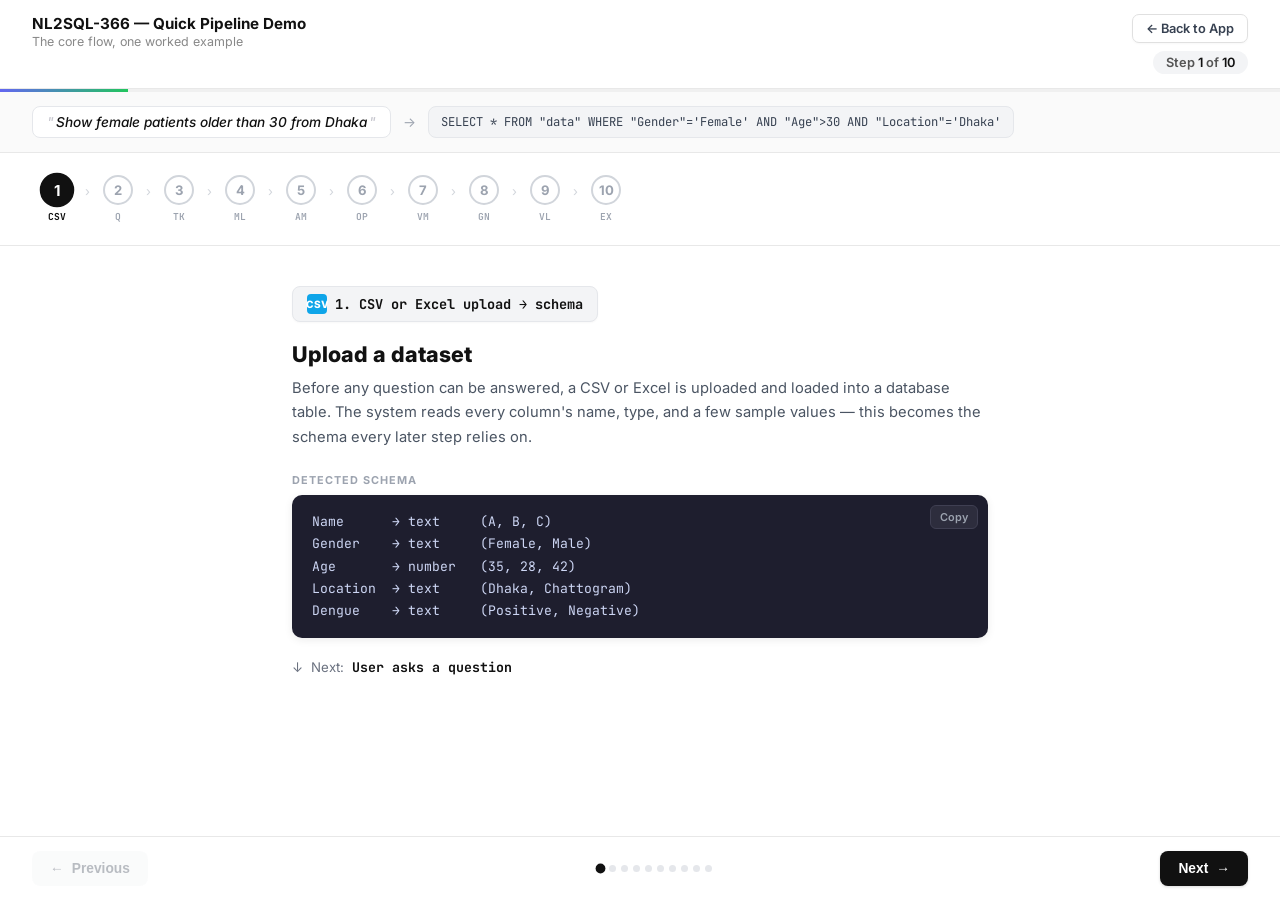
<file: simulation.html>
<!doctype html>
<html lang="en">
  <head>
    <meta charset="UTF-8" />
    <meta
      name="viewport"
      content="width=device-width, initial-scale=1.0, viewport-fit=cover"
    />
    <title>NL2SQL — Quick Pipeline Demo</title>
    <link rel="preconnect" href="https://fonts.googleapis.com" />
    <link rel="preconnect" href="https://fonts.gstatic.com" crossorigin />
    <link
      href="https://fonts.googleapis.com/css2?family=Inter:wght@400;500;600;700;800&family=JetBrains+Mono:wght@400;500;600;700&display=swap"
      rel="stylesheet"
    />
    <style>
      *,
      *::before,
      *::after {
        box-sizing: border-box;
        margin: 0;
        padding: 0;
      }
      :root {
        --mono: "JetBrains Mono", "SFMono-Regular", Consolas, monospace;
        --sans:
          "Inter", -apple-system, BlinkMacSystemFont, "Segoe UI", Roboto,
          sans-serif;
      }
      html {
        -webkit-text-size-adjust: 100%;
      }
      body {
        font-family: var(--sans);
        background: #fff;
        color: #1a1a1a;
        min-height: 100vh;
        overflow-x: hidden;
      }

      /* ─── Header ─── */
      .topbar {
        display: flex;
        align-items: flex-start;
        justify-content: space-between;
        gap: 12px;
        padding: 14px 32px;
        border-bottom: 1px solid #e8e8e8;
        background: rgba(255, 255, 255, 0.92);
        backdrop-filter: blur(8px);
        position: sticky;
        top: 0;
        z-index: 60;
      }
      .topbar-left {
        min-width: 0;
      }
      .title {
        font-size: 0.95rem;
        font-weight: 700;
        color: #111;
        white-space: nowrap;
        overflow: hidden;
        text-overflow: ellipsis;
      }
      .sub {
        font-size: 0.78rem;
        color: #888;
        margin-top: 1px;
      }
      .topbar-right {
        display: flex;
        flex-direction: column;
        align-items: flex-end;
        gap: 8px;
        flex-shrink: 0;
      }
      .back-btn {
        display: inline-flex;
        align-items: center;
        gap: 6px;
        font-size: 0.8rem;
        font-weight: 600;
        color: #374151;
        text-decoration: none;
        border: 1px solid #e0e0e0;
        border-radius: 7px;
        padding: 6px 13px;
        background: #fff;
        transition:
          background 0.15s,
          color 0.15s,
          box-shadow 0.15s;
        box-shadow: 0 1px 2px rgba(0, 0, 0, 0.03);
      }
      .back-btn:hover {
        background: #f5f5f5;
        color: #111;
      }
      .step-counter {
        font-size: 0.8rem;
        font-weight: 600;
        color: #555;
        background: #f3f4f6;
        border-radius: 20px;
        padding: 4px 13px;
        white-space: nowrap;
      }
      .step-counter span {
        color: #111;
      }
      .progress-track {
        height: 3px;
        width: 100%;
        background: #f0f0f0;
      }
      .progress-fill {
        height: 100%;
        width: 0%;
        background: linear-gradient(90deg, #6366f1, #22c55e);
        transition: width 0.3s ease;
      }

      /* ─── Example banner ─── */
      .example-bar {
        display: flex;
        align-items: center;
        gap: 12px;
        flex-wrap: wrap;
        padding: 14px 32px;
        background: #fafafa;
        border-bottom: 1px solid #e8e8e8;
        font-size: 0.85rem;
      }
      .example-bar .q {
        font-style: italic;
        color: #111;
        font-weight: 500;
        background: #fff;
        border: 1px solid #e5e7eb;
        border-radius: 8px;
        padding: 7px 14px;
        max-width: 100%;
      }
      .example-bar .q::before {
        content: '"';
        color: #c7c7cf;
        margin-right: 2px;
      }
      .example-bar .q::after {
        content: '"';
        color: #c7c7cf;
        margin-left: 2px;
      }
      .example-bar .arrow {
        color: #9ca3af;
        flex-shrink: 0;
      }
      .example-bar .sql-preview {
        font-family: var(--mono);
        font-size: 0.76rem;
        color: #374151;
        background: #f3f4f6;
        border: 1px solid #e5e7eb;
        border-radius: 8px;
        padding: 7px 12px;
        max-width: 100%;
        overflow-x: auto;
        white-space: nowrap;
      }

      /* ─── Mini pipeline map ─── */
      .mini-map {
        display: flex;
        align-items: center;
        gap: 0;
        padding: 16px 32px;
        overflow-x: auto;
        border-bottom: 1px solid #e8e8e8;
        scrollbar-width: thin;
        -webkit-overflow-scrolling: touch;
      }
      .mm-node {
        display: flex;
        flex-direction: column;
        align-items: center;
        gap: 5px;
        flex-shrink: 0;
        cursor: pointer;
        padding: 6px 10px;
        border-radius: 8px;
        transition: background 0.15s;
      }
      .mm-node:hover {
        background: #f5f5f5;
      }
      .mm-dot {
        width: 30px;
        height: 30px;
        border-radius: 50%;
        border: 2px solid #d1d5db;
        background: #fff;
        display: flex;
        align-items: center;
        justify-content: center;
        font-size: 0.82rem;
        font-weight: 700;
        color: #9ca3af;
        transition: all 0.25s;
        flex-shrink: 0;
      }
      .mm-node.active .mm-dot {
        background: #111;
        border-color: #111;
        color: #fff;
        transform: scale(1.15);
      }
      .mm-node.done .mm-dot {
        background: #22c55e;
        border-color: #22c55e;
        color: #fff;
      }
      .mm-label {
        font-size: 0.6rem;
        color: #9ca3af;
        font-family: var(--mono);
        font-weight: 600;
        white-space: nowrap;
        transition: color 0.25s;
      }
      .mm-node.active .mm-label {
        color: #111;
        font-weight: 700;
      }
      .mm-node.done .mm-label {
        color: #22c55e;
      }
      .mm-arrow {
        color: #d1d5db;
        font-size: 0.8rem;
        flex-shrink: 0;
        padding: 0 3px;
        padding-bottom: 16px;
      }
      .mm-arrow.done {
        color: #22c55e;
      }

      /* ─── Main content ─── */
      .content {
        max-width: 760px;
        margin: 0 auto;
        padding: 40px 32px 60px;
      }
      .panel {
        animation: fade 0.3s ease both;
      }
      @keyframes fade {
        from {
          opacity: 0;
          transform: translateY(8px);
        }
        to {
          opacity: 1;
          transform: translateY(0);
        }
      }

      .file-badge {
        display: inline-flex;
        align-items: center;
        gap: 8px;
        background: #f3f4f6;
        border: 1px solid #e5e7eb;
        border-radius: 8px;
        padding: 7px 14px;
        margin-bottom: 18px;
        box-shadow: 0 1px 2px rgba(0, 0, 0, 0.03);
        max-width: 100%;
      }
      .file-icon {
        width: 20px;
        height: 20px;
        border-radius: 4px;
        display: flex;
        align-items: center;
        justify-content: center;
        font-size: 0.63rem;
        font-weight: 800;
        color: #fff;
        flex-shrink: 0;
      }
      .file-name {
        font-family: var(--mono);
        font-size: 0.85rem;
        font-weight: 700;
        color: #111;
        overflow-wrap: anywhere;
      }

      .heading {
        font-size: 1.35rem;
        font-weight: 800;
        color: #111;
        margin-bottom: 8px;
        line-height: 1.3;
      }
      .why {
        font-size: 0.92rem;
        color: #4b5563;
        line-height: 1.65;
        margin-bottom: 24px;
      }
      .why code {
        background: #f3f4f6;
        border: 1px solid #e5e7eb;
        border-radius: 4px;
        padding: 1px 6px;
        font-family: var(--mono);
        font-size: 0.85em;
        color: #111;
      }

      .block {
        margin-bottom: 18px;
      }
      .label {
        font-size: 0.68rem;
        font-weight: 700;
        letter-spacing: 0.09em;
        text-transform: uppercase;
        color: #9ca3af;
        margin-bottom: 8px;
      }
      .box {
        background: #f9fafb;
        border: 1px solid #e5e7eb;
        border-radius: 10px;
        padding: 14px 18px;
        font-size: 0.9rem;
        color: #374151;
        line-height: 1.6;
        overflow-wrap: anywhere;
      }

      .code-wrap {
        position: relative;
      }
      .code {
        background: #1e1e2e;
        border-radius: 10px;
        padding: 16px 20px;
        font-family: var(--mono);
        font-size: 0.82rem;
        line-height: 1.7;
        color: #cdd6f4;
        white-space: pre;
        box-shadow: 0 2px 8px rgba(0, 0, 0, 0.08);
        overflow-x: auto;
        -webkit-overflow-scrolling: touch;
      }
      .code .kw {
        color: #89b4fa;
        font-weight: 600;
      }
      .code .tbl {
        color: #a6e3a1;
      }
      .code .col {
        color: #f9e2af;
      }
      .code .str {
        color: #f38ba8;
      }
      .code .num {
        color: #fab387;
      }
      .copy-btn {
        position: absolute;
        top: 10px;
        right: 10px;
        background: #2d2d3d;
        color: #9ca3af;
        border: 1px solid #3f3f52;
        border-radius: 6px;
        padding: 4px 9px;
        font-size: 0.68rem;
        font-weight: 600;
        font-family: var(--sans);
        cursor: pointer;
        transition: all 0.15s;
      }
      .copy-btn:hover {
        background: #3f3f52;
        color: #fff;
      }
      .copy-btn.copied {
        background: #15803d;
        color: #fff;
        border-color: #15803d;
      }

      .tokens {
        display: flex;
        flex-wrap: wrap;
        gap: 8px;
      }
      .token {
        display: inline-flex;
        align-items: center;
        gap: 5px;
        background: #fff;
        border: 1px solid #d1d5db;
        border-radius: 20px;
        padding: 4px 12px;
        font-size: 0.82rem;
        font-weight: 500;
        color: #374151;
      }
      .token.op {
        border-color: #f97316;
        color: #f97316;
        background: #fff7ed;
      }
      .token.val {
        border-color: #3b82f6;
        color: #1d4ed8;
        background: #eff6ff;
      }
      .token.cat {
        border-color: #8b5cf6;
        color: #6d28d9;
        background: #f5f3ff;
      }
      .token.kw {
        border-color: #22c55e;
        color: #15803d;
        background: #f0fdf4;
      }

      .table-scroll {
        overflow-x: auto;
        -webkit-overflow-scrolling: touch;
        border-radius: 10px;
      }
      .map-table {
        width: 100%;
        border-collapse: collapse;
        min-width: 420px;
      }
      .map-table th {
        text-align: left;
        font-size: 0.72rem;
        font-weight: 700;
        color: #6b7280;
        text-transform: uppercase;
        letter-spacing: 0.05em;
        padding: 0 10px 8px 0;
        border-bottom: 1px solid #e5e7eb;
      }
      .map-table td {
        padding: 8px 10px 8px 0;
        font-size: 0.85rem;
        color: #374151;
        border-bottom: 1px solid #f3f4f6;
        white-space: nowrap;
      }
      .map-table tr:last-child td {
        border-bottom: none;
      }
      .map-table code {
        background: #f3f4f6;
        border: 1px solid #e5e7eb;
        border-radius: 4px;
        padding: 2px 7px;
        font-family: var(--mono);
        font-size: 0.82rem;
        color: #111;
      }

      .result-table {
        width: 100%;
        border-collapse: collapse;
        font-size: 0.86rem;
        min-width: 480px;
      }
      .result-table th {
        background: #f9fafb;
        text-align: left;
        padding: 9px 12px;
        font-weight: 700;
        color: #374151;
        border-bottom: 2px solid #e5e7eb;
        white-space: nowrap;
      }
      .result-table td {
        padding: 9px 12px;
        color: #374151;
        border-bottom: 1px solid #f3f4f6;
        white-space: nowrap;
      }
      .result-table tr:last-child td {
        border-bottom: none;
      }
      .badge-positive {
        display: inline-block;
        font-size: 0.72rem;
        font-weight: 600;
        color: #dc2626;
        background: #fef2f2;
        border: 1px solid #fecaca;
        border-radius: 4px;
        padding: 2px 8px;
      }

      .checks {
        display: flex;
        flex-direction: column;
        gap: 8px;
      }
      .check-item {
        display: flex;
        align-items: center;
        gap: 10px;
        padding: 10px 14px;
        border: 1px solid #e5e7eb;
        border-radius: 8px;
        font-size: 0.85rem;
        color: #374151;
      }
      .check-icon {
        width: 20px;
        height: 20px;
        border-radius: 50%;
        background: #dcfce7;
        color: #16a34a;
        display: flex;
        align-items: center;
        justify-content: center;
        font-size: 0.7rem;
        font-weight: 800;
        flex-shrink: 0;
      }

      .next-file {
        display: flex;
        align-items: center;
        gap: 8px;
        margin-top: 20px;
        font-size: 0.83rem;
        color: #6b7280;
        flex-wrap: wrap;
      }
      .next-file strong {
        color: #111;
        font-family: var(--mono);
        word-break: break-word;
      }

      /* ─── Content ─── */
      .content {
        max-width: 760px;
        margin: 0 auto;
        padding: 40px 32px 100px; /* bottom padding 60px থেকে 100px করা হয়েছে */
      }

      /* ─── Nav bar ─── */
      .nav-bar {
        position: fixed;
        bottom: 0;
        left: 0; /* ← যোগ করুন */
        right: 0; /* ← যোগ করুন */
        background: #fff;
        border-top: 1px solid #e8e8e8;
        padding: 14px 32px;
        display: flex;
        align-items: center;
        justify-content: space-between;
        gap: 10px;
        z-index: 50;
        padding-bottom: calc(14px + env(safe-area-inset-bottom));
      }
      .nav-btn {
        display: inline-flex;
        align-items: center;
        gap: 8px;
        padding: 10px 18px;
        border-radius: 8px;
        font-size: 0.86rem;
        font-weight: 600;
        cursor: pointer;
        border: none;
        transition: all 0.15s;
        white-space: nowrap;
      }
      .nav-btn.prev {
        background: #f3f4f6;
        color: #374151;
      }
      .nav-btn.prev:hover:not(:disabled) {
        background: #e5e7eb;
      }
      .nav-btn.next {
        background: #111;
        color: #fff;
        box-shadow: 0 1px 3px rgba(0, 0, 0, 0.15);
      }
      .nav-btn.next:hover:not(:disabled) {
        background: #333;
      }
      .nav-btn:disabled {
        opacity: 0.35;
        cursor: not-allowed;
      }
      .nav-dots {
        display: flex;
        gap: 5px;
        flex-wrap: wrap;
        justify-content: center;
        max-width: 36vw;
      }
      .nav-dot {
        width: 7px;
        height: 7px;
        border-radius: 50%;
        background: #e5e7eb;
        transition: all 0.25s;
        flex-shrink: 0;
      }
      .nav-dot.active {
        background: #111;
        transform: scale(1.4);
      }
      .nav-dot.done {
        background: #22c55e;
      }

      a:focus-visible,
      button:focus-visible,
      .mm-node:focus-visible {
        outline: 2px solid #6366f1;
        outline-offset: 2px;
      }
      @media (prefers-reduced-motion: reduce) {
        *,
        *::before,
        *::after {
          animation-duration: 0.001ms !important;
          transition-duration: 0.001ms !important;
        }
      }

      /* ─── Mobile ─── */
      @media (max-width: 700px) {
        .content {
          padding: 24px 18px 52px;
        }
        .topbar {
          padding: 10px 14px;
        }
        .example-bar {
          padding: 10px 14px;
        }
        .mini-map {
          padding: 10px 14px;
        }
        .nav-bar {
          padding: 10px 14px;
        }
      }
      @media (max-width: 520px) {
        .topbar {
          flex-wrap: wrap;
        }
        .sub {
          display: none;
        }
        .title {
          font-size: 0.88rem;
        }
        .topbar-right {
          flex-direction: row;
          align-items: center;
          gap: 8px;
        }
        .back-btn {
          padding: 5px 10px;
          font-size: 0.74rem;
        }
        .step-counter {
          font-size: 0.72rem;
          padding: 4px 10px;
        }
        .example-bar {
          flex-direction: column;
          align-items: flex-start;
          gap: 8px;
        }
        .example-bar .q,
        .example-bar .sql-preview {
          width: 100%;
        }
        .example-bar .arrow {
          display: none;
        }
        .heading {
          font-size: 1.08rem;
        }
        .why {
          font-size: 0.86rem;
        }
        .file-name {
          font-size: 0.78rem;
        }
        .nav-btn {
          padding: 9px 14px;
          font-size: 0.8rem;
        }
        .nav-btn .full {
          display: none;
        }
        .nav-dots {
          display: none;
        }
      }
    </style>
  </head>
  <body>
    <header class="topbar">
      <div class="topbar-left">
        <div class="title">NL2SQL-366 — Quick Pipeline Demo</div>
        <div class="sub">The core flow, one worked example</div>
      </div>
      <div class="topbar-right">
        <a class="back-btn" href="/">← Back to App</a>
        <div class="step-counter">
          Step <span id="cur">1</span> of <span id="tot">?</span>
        </div>
      </div>
    </header>
    <div class="progress-track">
      <div class="progress-fill" id="progress"></div>
    </div>

    <div class="example-bar">
      <span class="q">Show female patients older than 30 from Dhaka</span>
      <span class="arrow">→</span>
      <span class="sql-preview"
        >SELECT * FROM "data" WHERE "Gender"='Female' AND "Age">30 AND
        "Location"='Dhaka'</span
      >
    </div>

    <nav class="mini-map" id="mini-map" aria-label="Pipeline steps"></nav>

    <div class="content"><div id="panel"></div></div>

    <nav class="nav-bar">
      <button class="nav-btn prev" id="prevBtn" onclick="go(-1)">
        ← <span class="full">Previous</span>
      </button>
      <div class="nav-dots" id="dots"></div>
      <button class="nav-btn next" id="nextBtn" onclick="go(1)">
        <span class="full">Next</span> →
      </button>
    </nav>

    <script>
      // ─── The core pipeline — 10 steps, one running example ───
      const STEPS = [
        {
          icon: "CSV",
          color: "#0ea5e9",
          file: "1. CSV or Excel upload → schema",
          title: "Upload a dataset",
          why: `Before any question can be answered, a CSV or Excel is uploaded and loaded into a database table. The system reads every column's name, type, and a few sample values — this becomes the schema every later step relies on.`,
          blocks: [
            {
              label: "Detected schema",
              type: "code-plain",
              content: `Name      → text     (A, B, C)
Gender    → text     (Female, Male)
Age       → number   (35, 28, 42)
Location  → text     (Dhaka, Chattogram)
Dengue    → text     (Positive, Negative)`,
            },
          ],
          next: "User asks a question",
        },
        {
          icon: "Q",
          color: "#6b7280",
          file: "2. User question",
          title: "Ask in plain English",
          why: `No SQL needed. The user just types a question the way they'd ask a colleague — this is the only input for the rest of the pipeline.`,
          blocks: [
            {
              label: "Input",
              type: "box",
              content: `"Show female patients older than 30 from Dhaka."`,
            },
          ],
          next: "tokenizer.py",
        },
        {
          icon: "TK",
          color: "#f59e0b",
          file: "3. core/tokenizer.py",
          title: "Clean & tokenize",
          why: `The sentence is lowercased, punctuation is stripped, and filler words like <code>show</code> / <code>from</code> are removed using a stopword list. What's left are the words that actually carry meaning.`,
          blocks: [
            {
              label: "Tokens kept",
              type: "tokens",
              items: [
                { text: "female", cls: "cat" },
                { text: "patients", cls: "" },
                { text: "older", cls: "op" },
                { text: "than", cls: "op" },
                { text: "30", cls: "val" },
                { text: "dhaka", cls: "cat" },
              ],
            },
          ],
          next: "intent_detector.py",
        },
        {
          icon: "ML",
          color: "#3b82f6",
          file: "4. core/intent_detector.py",
          title: "Detect the intent",
          why: `A pre-trained TF-IDF + Naive Bayes model (trained once, offline, on 100k examples) reads the question and predicts which SQL shape it needs: <code>SELECT</code>, <code>COUNT</code>, <code>AVG</code>, <code>MAX</code>, <code>MIN</code>, or <code>SUM</code>. A rule-based check then confirms the model's guess by looking for tell-tale words in the question.`,
          blocks: [
            {
              label: "Why SELECT",
              type: "mapping",
              rows: [
                {
                  from: '"show"',
                  to: "SELECT",
                  note: "listing verb, no aggregation word present",
                },
                {
                  from: 'no "how many" / "average" / "total"',
                  to: "SELECT",
                  note: "rules out COUNT / AVG / SUM",
                },
              ],
            },
            {
              label: "Predicted intent",
              type: "tokens",
              items: [{ text: "SELECT", cls: "kw" }],
            },
          ],
          next: "attribute_matcher.py",
        },
        {
          icon: "AM",
          color: "#8b5cf6",
          file: "5. core/attribute_matcher.py",
          title: "Match words to columns",
          why: `Users don't say column names — they say "older" or "dhaka". Fuzzy matching plus a 300+ entry synonym dictionary map each meaningful word to a real column in the uploaded dataset.`,
          blocks: [
            {
              label: "Word → Column",
              type: "mapping",
              rows: [
                {
                  from: "female",
                  to: "Gender",
                  note: "matches a sample value",
                },
                { from: "older than 30", to: "Age", note: "synonym + numeric" },
                {
                  from: "dhaka",
                  to: "Location",
                  note: "matches a sample value",
                },
              ],
            },
          ],
          next: "operator_detector.py",
        },
        {
          icon: "OP",
          color: "#f97316",
          file: "6. core/operator_detector.py",
          title: "Find the comparison operator",
          why: `Phrases like "older than" need to become real SQL operators. A phrase dictionary maps natural comparisons — "at least" → <code>&gt;=</code>, "between" → <code>BETWEEN</code> — onto their symbols.`,
          blocks: [
            {
              label: "Detected operators",
              type: "mapping",
              rows: [
                { from: '"older than"', to: ">", note: "numeric comparison" },
                {
                  from: '"female" / "dhaka"',
                  to: "=",
                  note: "categorical equality",
                },
              ],
            },
          ],
          next: "value_matcher.py",
        },
        {
          icon: "VM",
          color: "#06b6d4",
          file: "7. core/value_matcher.py",
          title: "Extract the filter values",
          why: `With columns and operators known, this step finds the actual values to filter by — pulling "30" out as a number, and matching "Female" / "Dhaka" against the schema's known sample values.`,
          blocks: [
            {
              label: "Filter conditions built",
              type: "mapping",
              rows: [
                { from: "Gender", to: "= 'Female'", note: "categorical" },
                { from: "Age", to: "> 30", note: "numeric" },
                { from: "Location", to: "= 'Dhaka'", note: "categorical" },
              ],
            },
          ],
          next: "sql_generator.py",
        },
        {
          icon: "GN",
          color: "#22c55e",
          file: "8. core/sql_generator.py",
          title: "Assemble the SQL",
          why: `All the pieces — intent, columns, operators, values — are combined into one valid SQL string. Identifiers are double-quoted so column names with spaces or reserved words still work.`,
          blocks: [
            {
              label: "Generated SQL",
              type: "code-sql",
              sql: `<span class="kw">SELECT</span> *
<span class="kw">FROM</span>   <span class="tbl">"data"</span>
<span class="kw">WHERE</span>  <span class="col">"Gender"</span>   = <span class="str">'Female'</span>
  <span class="kw">AND</span>  <span class="col">"Age"</span>      > <span class="num">30</span>
  <span class="kw">AND</span>  <span class="col">"Location"</span> = <span class="str">'Dhaka'</span>;`,
            },
          ],
          next: "sql_validator.py",
        },
        {
          icon: "VL",
          color: "#ef4444",
          file: "9. core/sql_validator.py",
          title: "Validate before running",
          why: `Before touching the database, the query is checked: read-only, no dangerous keywords, no injection attempts, and every column actually exists in the schema. Only then is it safe to execute.`,
          blocks: [
            {
              label: "Safety checks",
              type: "checks",
              items: [
                { label: "Starts with SELECT (read-only)" },
                { label: "No DROP / DELETE / UPDATE / INSERT" },
                { label: "All columns exist in the uploaded schema" },
              ],
            },
          ],
          next: "sql_executor.py",
        },
        {
          icon: "EX",
          color: "#64748b",
          file: "10. core/sql_executor.py",
          title: "Run it & return the result",
          why: `The validated SQL runs against SQLite (local) or PostgreSQL (production). Matching rows come back and are sent to the browser as the final answer.`,
          blocks: [{ label: "Matching rows (2 of 3 total)", type: "result" }],
          next: null,
        },
      ];

      let current = 0;

      function esc(s) {
        return String(s)
          .replace(/&/g, "&amp;")
          .replace(/</g, "&lt;")
          .replace(/>/g, "&gt;");
      }

      const registry = {};
      let regCount = 0;
      function reg(text) {
        const id = "c" + regCount++;
        registry[id] = text;
        return id;
      }
      function copyIt(id, btn) {
        const text = registry[id] || "";
        const done = () => {
          const orig = btn.textContent;
          btn.textContent = "Copied ✓";
          btn.classList.add("copied");
          setTimeout(() => {
            btn.textContent = orig;
            btn.classList.remove("copied");
          }, 1300);
        };
        if (navigator.clipboard && navigator.clipboard.writeText) {
          navigator.clipboard.writeText(text).then(done).catch(done);
        } else {
          const ta = document.createElement("textarea");
          ta.value = text;
          document.body.appendChild(ta);
          ta.select();
          try {
            document.execCommand("copy");
          } catch (e) {}
          document.body.removeChild(ta);
          done();
        }
      }

      function renderBlock(b) {
        let html = `<div class="block"><div class="label">${b.label}</div>`;
        if (b.type === "box") {
          html += `<div class="box">${b.content}</div>`;
        } else if (b.type === "code-plain") {
          const id = reg(b.content);
          html += `<div class="code-wrap"><div class="code">${esc(b.content)}</div>
      <button class="copy-btn" onclick="copyIt('${id}', this)">Copy</button></div>`;
        } else if (b.type === "tokens") {
          html += `<div class="tokens">`;
          b.items.forEach(
            (t) => (html += `<span class="token ${t.cls}">${t.text}</span>`),
          );
          html += `</div>`;
        } else if (b.type === "mapping") {
          html += `<div class="box table-scroll" style="padding:12px 16px;">
      <table class="map-table"><thead><tr><th>Says</th><th>Maps to</th><th>Why</th></tr></thead><tbody>`;
          b.rows.forEach((r) => {
            html += `<tr><td><code>${r.from}</code></td><td><code>${r.to}</code></td><td style="color:#6b7280;font-size:0.8rem">${r.note}</td></tr>`;
          });
          html += `</tbody></table></div>`;
        } else if (b.type === "code-sql") {
          const plain = b.sql.replace(/<[^>]+>/g, "");
          const id = reg(plain);
          html += `<div class="code-wrap"><div class="code">${b.sql}</div>
      <button class="copy-btn" onclick="copyIt('${id}', this)">Copy</button></div>`;
        } else if (b.type === "checks") {
          html += `<div class="checks">`;
          b.items.forEach((c) => {
            html += `<div class="check-item"><span class="check-icon">✓</span><span>${c.label}</span></div>`;
          });
          html += `</div>`;
        } else if (b.type === "result") {
          html += `<div class="box table-scroll" style="padding:0;">
      <table class="result-table">
        <thead><tr><th>Name</th><th>Gender</th><th>Age</th><th>Location</th><th>Dengue</th></tr></thead>
        <tbody>
          <tr><td>A</td><td>Female</td><td>35</td><td>Dhaka</td><td><span class="badge-positive">Positive</span></td></tr>
          <tr><td>C</td><td>Female</td><td>42</td><td>Dhaka</td><td><span class="badge-positive">Positive</span></td></tr>
        </tbody>
      </table></div>`;
        }
        html += `</div>`;
        return html;
      }

      function renderPanel() {
        Object.keys(registry).forEach((k) => delete registry[k]);
        regCount = 0;
        const s = STEPS[current];
        let html = `<div class="panel">`;
        html += `<div class="file-badge"><div class="file-icon" style="background:${s.color}">${s.icon}</div><span class="file-name">${s.file}</span></div>`;
        html += `<div class="heading">${s.title}</div>`;
        html += `<div class="why">${s.why}</div>`;
        s.blocks.forEach((b) => {
          html += renderBlock(b);
        });
        if (s.next) {
          html += `<div class="next-file"><span>↓</span><span>Next:</span><strong>${s.next}</strong></div>`;
        } else {
          html += `<div class="next-file" style="color:#22c55e;"><span>✓</span><span>Done — result delivered to the browser.</span></div>`;
        }
        html += `</div>`;
        document.getElementById("panel").innerHTML = html;
      }

      function renderMiniMap() {
        const el = document.getElementById("mini-map");
        let html = "";
        STEPS.forEach((s, i) => {
          const cls = i < current ? "done" : i === current ? "active" : "";
          html += `<div class="mm-node ${cls}" onclick="jump(${i})" title="${s.file}">
      <div class="mm-dot">${i < current ? "✓" : i + 1}</div>
      <div class="mm-label">${s.icon}</div>
    </div>`;
          if (i < STEPS.length - 1)
            html += `<div class="mm-arrow ${i < current ? "done" : ""}">›</div>`;
        });
        el.innerHTML = html;
        const activeNode = el.querySelectorAll(".mm-node")[current];
        if (activeNode)
          activeNode.scrollIntoView({
            inline: "center",
            behavior: "smooth",
            block: "nearest",
          });
      }

      function renderDots() {
        const el = document.getElementById("dots");
        let html = "";
        STEPS.forEach((_, i) => {
          const cls = i < current ? "done" : i === current ? "active" : "";
          html += `<div class="nav-dot ${cls}" onclick="jump(${i})"></div>`;
        });
        el.innerHTML = html;
      }

      function renderCounter() {
        document.getElementById("cur").textContent = current + 1;
        document.getElementById("tot").textContent = STEPS.length;
        document.getElementById("progress").style.width =
          ((current + 1) / STEPS.length) * 100 + "%";
      }

      function update() {
        renderPanel();
        renderMiniMap();
        renderDots();
        renderCounter();
        document.getElementById("prevBtn").disabled = current === 0;
        document.getElementById("nextBtn").disabled =
          current === STEPS.length - 1;
      }

      function go(dir) {
        const n = current + dir;
        if (n < 0 || n >= STEPS.length) return;
        current = n;
        update();
        window.scrollTo({ top: 0, behavior: "smooth" });
      }
      function jump(i) {
        current = i;
        update();
        window.scrollTo({ top: 0, behavior: "smooth" });
      }

      document.addEventListener("keydown", (e) => {
        if (e.key === "ArrowRight" || e.key === "ArrowDown") go(1);
        if (e.key === "ArrowLeft" || e.key === "ArrowUp") go(-1);
      });

      update();
    </script>
  </body>
</html>
</file>
